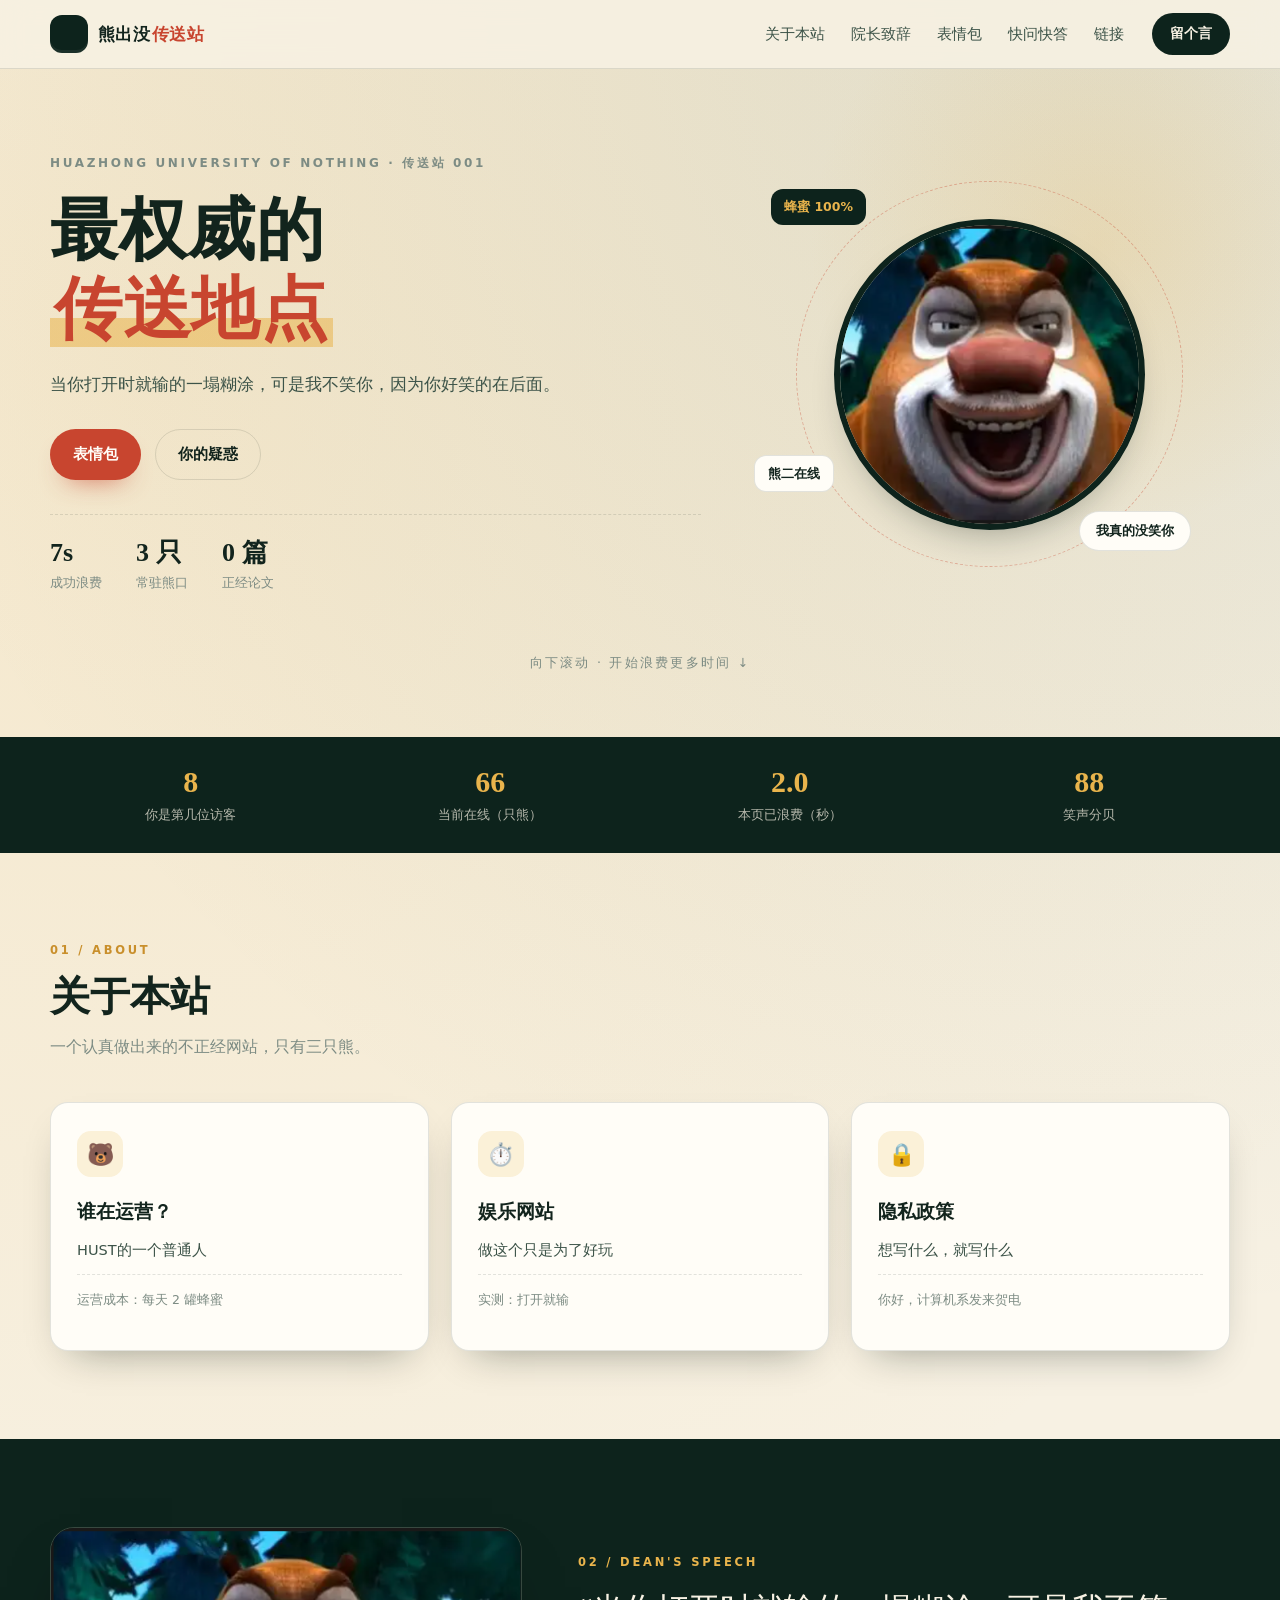
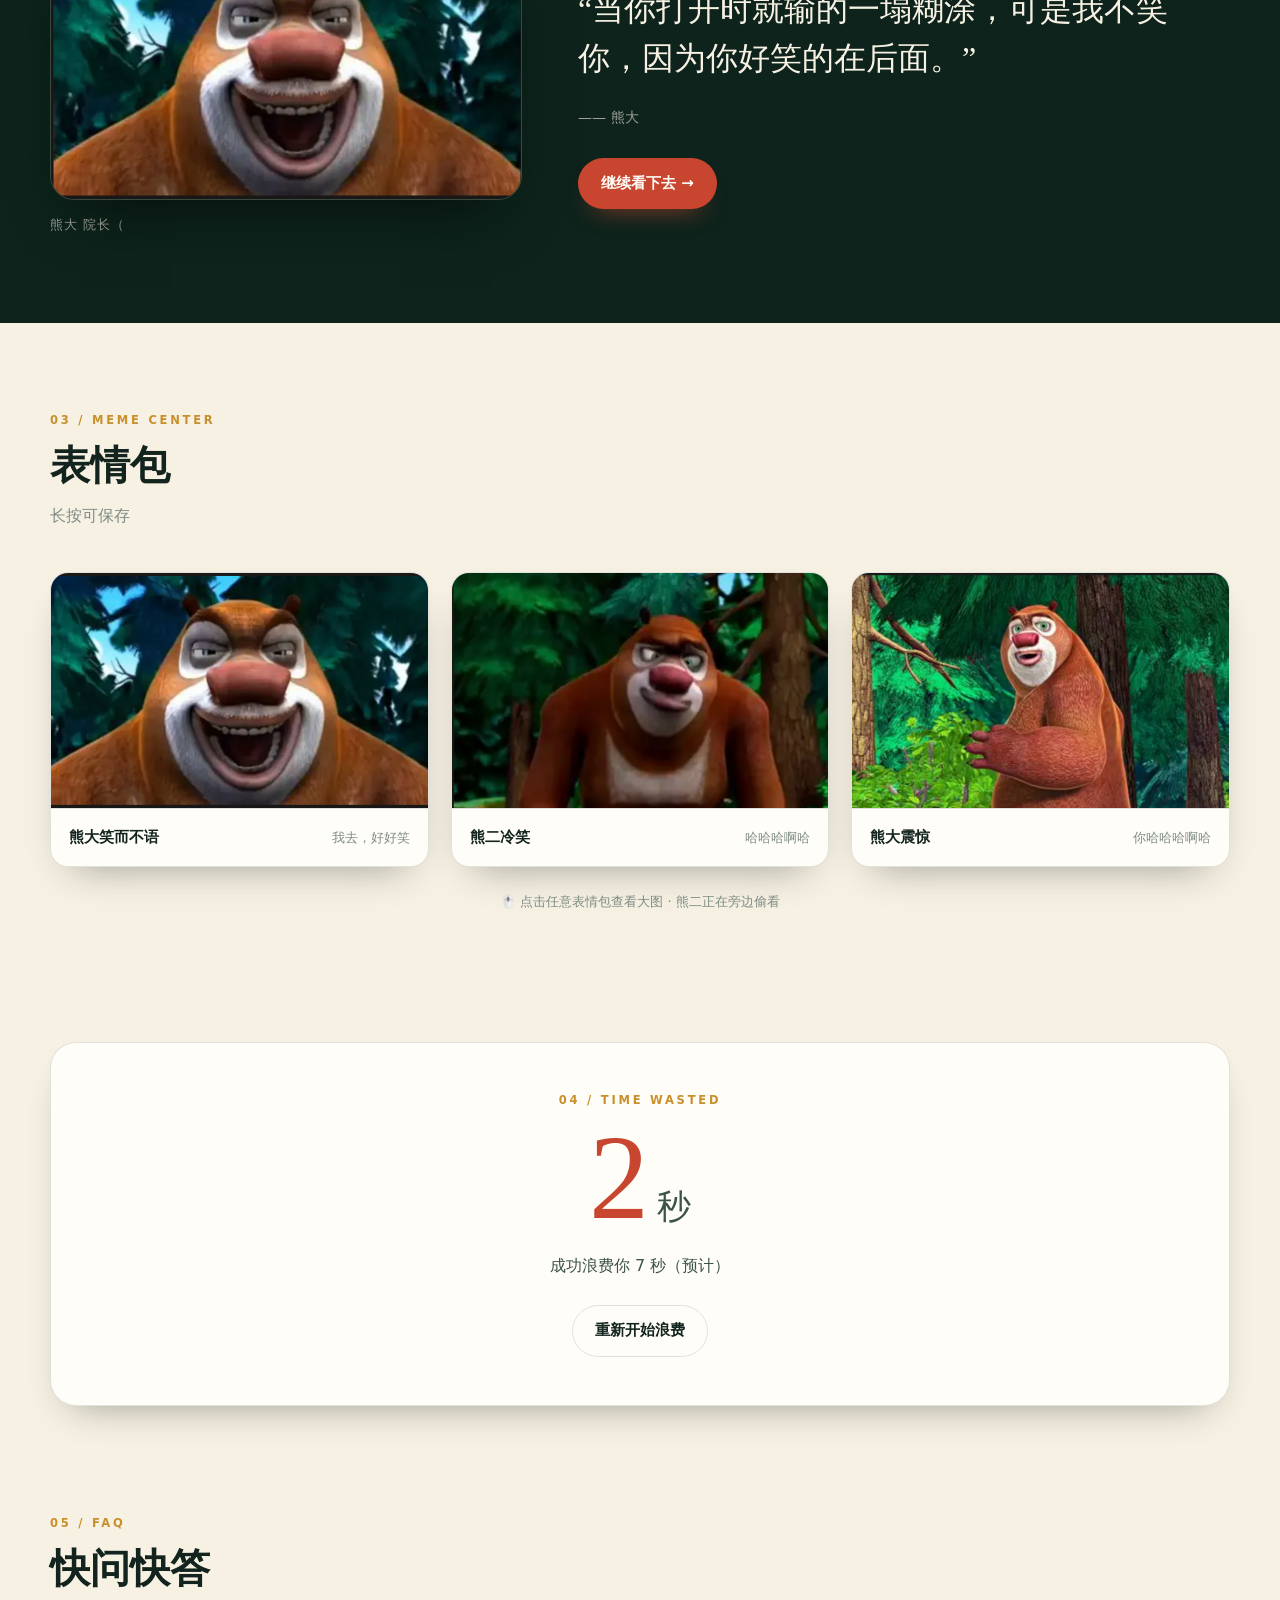
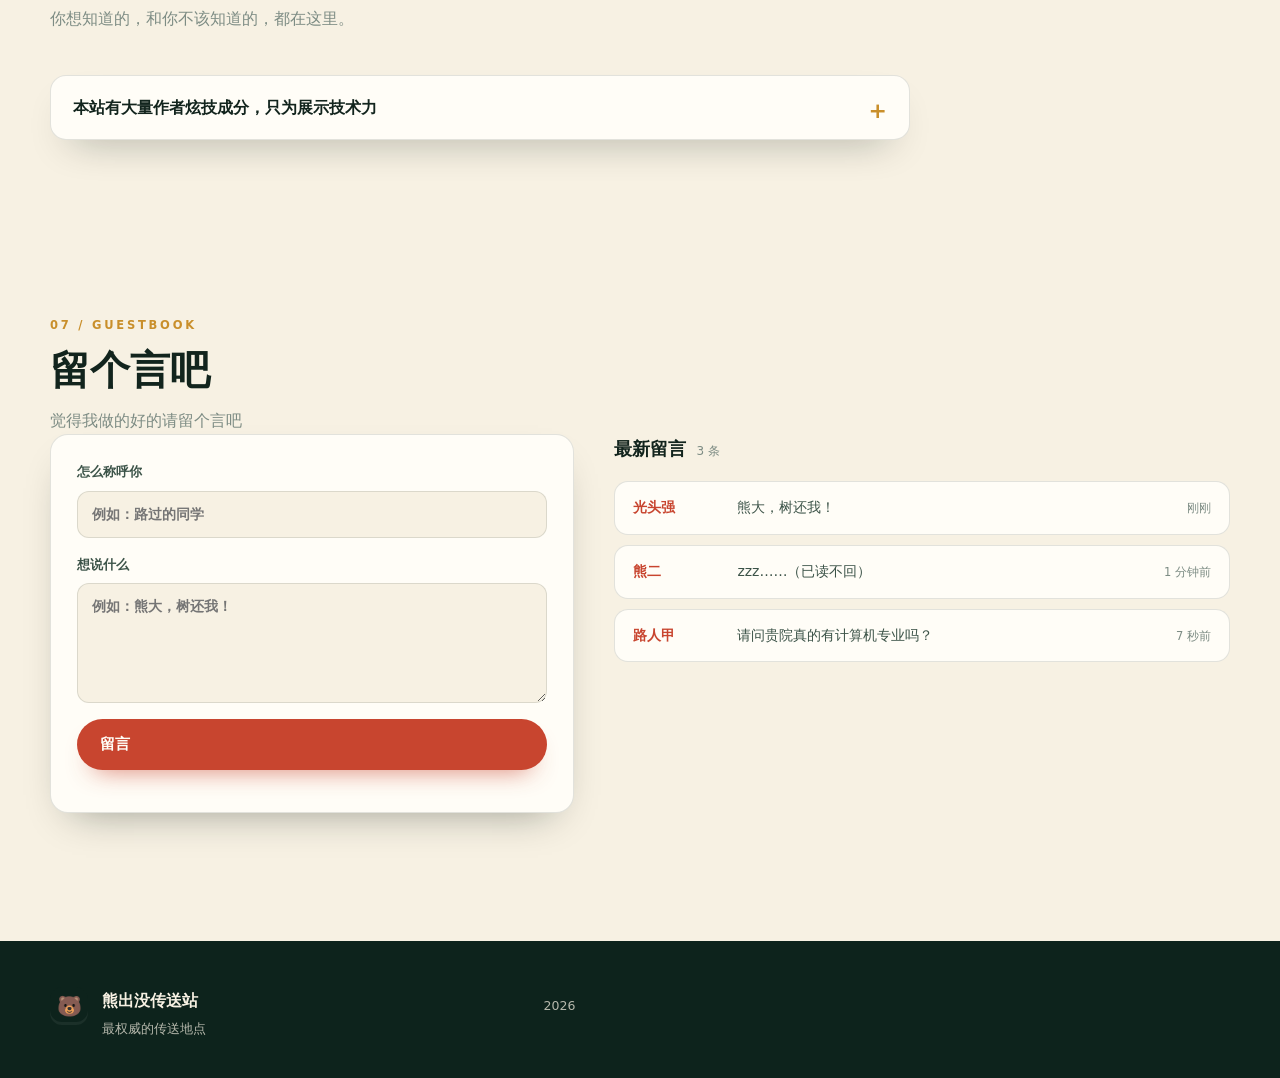
<file: index.html>
<!DOCTYPE html>
<html lang="zh-CN">
<head>
<meta charset="utf-8">
<meta name="viewport" content="width=device-width, initial-scale=1">
<title>中国最不无聊的网站 · 熊出没传送站</title>
<meta name="description" content="最权威的传送地点：一个认真做出来的不正经网">
<link rel="stylesheet" href="css/style.css">
</head>

<body>


<!-- 导航 -->
<header class="nav" id="nav">
  <div class="container nav__inner">
    <a class="brand" href="#top">
      <span class="brand__logo"></span>
      <span class="brand__text">熊出没<em>传送站</em></span>
    </a>
    <nav class="nav__links" id="navLinks">
      <a href="#about">关于本站</a>
      <a href="#dean">院长致辞</a>
      <a href="#memes">表情包</a>
      <a href="#faq">快问快答</a>
      <a href="#links">链接</a>
    </nav>
    <button class="nav__toggle" id="navToggle" aria-label="打开菜单" aria-expanded="false">☰</button>
    <a class="nav__cta" href="#wall">留个言</a>
  </div>
</header>

<main id="top">

  <!-- Hero -->
  <section class="hero">
    <div class="container hero__inner">
      <div class="hero__text">
        <p class="hero__kicker">HUAZHONG UNIVERSITY OF NOTHING · 传送站 001</p>
        <h1 class="hero__title">最权威的<br>
          <span class="mark">传送地点</span></h1>
        <p class="hero__lead">
          当你打开时就输的一塌糊涂，可是我不笑你，因为你好笑的在后面。
        </p>
        <div class="hero__actions">
          <a class="btn btn--primary" href="#memes">表情包</a>
          <a class="btn btn--ghost" href="#about">你的疑惑</a>
        </div>
        <ul class="hero__facts">
          <li><b>7s</b><span>成功浪费</span></li>
          <li><b>3 只</b><span>常驻熊口</span></li>
          <li><b>0 篇</b><span>正经论文</span></li>
        </ul>
      </div>

      <div class="hero__visual">
        <div class="hero__ring"></div>
        <img class="hero__bear" id="heroBear" src="img/bear-1.png" alt="熊大院长">
        <span class="hero__tag">我真的没笑你</span>
        <span class="hero__chip hero__chip--1"> 蜂蜜 100%</span>
        <span class="hero__chip hero__chip--2">熊二在线</span>
      </div>
    </div>
    <div class="hero__scroll">向下滚动 · 开始浪费更多时间 ↓</div>
  </section>

  <!-- 数据条 -->
  <section class="stats">
    <div class="container stats__inner">
      <div class="stat"><b id="visitCount">1</b><span>你是第几位访客</span></div>
      <div class="stat"><b id="onlineCount">66</b><span>当前在线（只熊）</span></div>
      <div class="stat"><b id="wasteTime">0.0</b><span>本页已浪费（秒）</span></div>
      <div class="stat"><b id="laughDb">88</b><span>笑声分贝</span></div>
    </div>
  </section>

  <!-- 关于本站 -->
  <section class="section" id="about">
    <div class="container">
      <div class="section__head">
        <p class="kicker">01 / ABOUT</p>
        <h2>关于本站</h2>
        <p class="section__lead">一个认真做出来的不正经网站，只有三只熊。</p>
      </div>
      <div class="cards">
        <article class="card reveal">
          <div class="card__icon">🐻</div>
          <h3>谁在运营？</h3>
          <p>HUST的一个普通人</p>
          <p class="card__foot">运营成本：每天 2 罐蜂蜜</p>
        </article>
        <article class="card reveal">
          <div class="card__icon">⏱️</div>
          <h3>娱乐网站</h3>
          <p>做这个只是为了好玩</p>
          <p class="card__foot">实测：打开就输</p>
        </article>
        <article class="card reveal">
          <div class="card__icon">🔒</div>
          <h3>隐私政策</h3>
          <p>想写什么，就写什么</p>
          <p class="card__foot">你好，计算机系发来贺电</p>
        </article>
      </div>
    </div>
  </section>

  <!-- 院长致辞 -->
  <section class="section section--dark" id="dean">
    <div class="container dean">
      <figure class="dean__photo reveal">
        <img src="img/bear-1.png" alt="熊大院长照片">
        <figcaption>熊大 院长（</figcaption>
      </figure>
      <div class="dean__quote reveal">
        <p class="kicker kicker--light">02 / DEAN'S SPEECH</p>
        <blockquote>
          “当你打开时就输的一塌糊涂，可是我不笑你，因为你好笑的在后面。”
        </blockquote>
        <p class="dean__meta">—— 熊大</p>
        <a class="btn btn--primary" href="#memes">继续看下去 →</a>
      </div>
    </div>
  </section>

  <!-- 表情包中心 -->
  <section class="section" id="memes">
    <div class="container">
      <div class="section__head">
        <p class="kicker">03 / MEME CENTER</p>
        <h2>表情包</h2>
        <p class="section__lead">长按可保存</p>
      </div>
      <div class="gallery">
        <figure class="meme reveal" data-title="熊大笑而不语" data-caption="我去，好好笑">
          <img src="img/bear-1.png" alt="熊大笑表情包">
          <figcaption>
            <b>熊大笑而不语</b>
            <span>我去，好好笑</span>
          </figcaption>
        </figure>
        <figure class="meme reveal" data-title="熊二冷笑" data-caption="哈哈哈啊哈">
          <img src="img/bear-2.png" alt="熊二冷笑表情包">
          <figcaption>
            <b>熊二冷笑</b>
            <span>哈哈哈啊哈</span>
          </figcaption>
        </figure>
        <figure class="meme reveal" data-title="熊大震惊" data-caption="你哈哈哈啊哈">
          <img src="img/bear-3.png" alt="熊大震惊表情包">
          <figcaption>
            <b>熊大震惊</b>
            <span>你哈哈哈啊哈</span>
          </figcaption>
        </figure>
      </div>
      <p class="gallery__hint">🖱️ 点击任意表情包查看大图 · 熊二正在旁边偷看</p>
    </div>
  </section>

  <!-- 计时器 -->
  <section class="section section--tight">
    <div class="container">
      <div class="timer reveal">
        <p class="timer__kicker">04 / TIME WASTED</p>
        <p class="timer__big"><span id="bigTimer">0</span><small>秒</small></p>
        <p class="timer__text" id="timerText">成功浪费你 7 秒</p>
        <button class="btn btn--ghost" id="resetTimer">重新开始浪费</button>
      </div>
    </div>
  </section>

  <!-- 快问快答 -->
  <section class="section" id="faq">
    <div class="container">
      <div class="section__head">
        <p class="kicker">05 / FAQ</p>
        <h2>快问快答</h2>
        <p class="section__lead">你想知道的，和你不该知道的，都在这里。</p>
      </div>
      <div class="faq">
       
        
        
        <details class="reveal">
          <summary>本站有大量作者炫技成分，只为展示技术力</summary>
          <p>谢谢访问</p>
        </details>
      </div>
    </div>
  </section>

 

  <!-- 留言墙 -->
  <section class="section" id="wall">
    <div class="container wall">
      <div class="wall__head">
        <p class="kicker">07 / GUESTBOOK</p>
        <h2>留个言吧</h2>
        <p class="section__lead">觉得我做的好的请留个言吧</p>
      </div>
      <div class="wall__grid">
        <form class="wall__form" id="wallForm">
          <label>
            怎么称呼你
            <input type="text" id="wallName" maxlength="12" placeholder="例如：路过的同学" required>
          </label>
          <label>
            想说什么
            <textarea id="wallText" rows="4" maxlength="120" placeholder="例如：熊大，树还我！" required></textarea>
          </label>
          <button class="btn btn--primary" type="submit">留言</button>
          <p class="wall__tip"></p>
        </form>
        <div class="wall__list-wrap">
          <h3>最新留言 <small id="wallCount">3 条</small></h3>
          <ul class="wall__list" id="wallList">
            <li><b>光头强</b><span>熊大，树还我！</span><em>刚刚</em></li>
            <li><b>熊二</b><span>zzz……（已读不回）</span><em>1 分钟前</em></li>
            <li><b>路人甲</b><span>你好</span><em>7 秒前</em></li>
          </ul>
        </div>
      </div>
    </div>
  </section>

</main>

<footer class="footer">
  <div class="container footer__inner">
    <div class="footer__brand">
      <span class="brand__logo">🐻</span>
      <div>
        <b>熊出没传送站</b>
        <p>最权威的传送地点 </p>
      </div>
    </div>
    <div class="footer__meta">
      <p></p>
      <p> <span id="year">2026</span></p>
      <p class="footer__disclaimer"></p>
    </div>
  </div>
</footer>

<button class="to-top" id="toTop" aria-label="回到顶部">↑</button>

<!-- 灯箱 -->
<div class="lightbox" id="lightbox" aria-hidden="true">
  <button class="lightbox__close" id="lightboxClose" aria-label="关闭">×</button>
  <figure class="lightbox__box">
    <img id="lightboxImg" src="img/bear-1.png" alt="表情包大图">
    <figcaption>
      <b id="lightboxTitle">熊大笑而不语</b>
      <span id="lightboxCaption">我去，好好笑</span>
    </figcaption>
  </figure>
</div>

<!-- 提示 toast -->
<div class="toast" id="toast"></div>

<script src="js/site.js"></script>
</body>
</html>
</file>
<file: css/style.css>
/* =========================================================
   熊出没传送站 · site.css
   深林绿 + 蜂蜜金 + 奶油纸 的精致恶搞风格
   ========================================================= */

:root {
  --forest: #0d231c;
  --forest-2: #123128;
  --moss: #1d4736;
  --amber: #e9b44c;
  --amber-deep: #c98f2b;
  --cream: #f7f1e3;
  --cream-2: #efe7d2;
  --ink: #12241d;
  --ink-soft: #3c5348;
  --muted: #7d8c84;
  --line: rgba(18, 36, 29, 0.12);
  --white: #fffdf7;
  --red: #c8452f;
  --radius: 18px;
  --shadow: 0 18px 40px -22px rgba(9, 24, 18, 0.45);
  --font: "PingFang SC", "Microsoft YaHei", "Hiragino Sans GB", system-ui, -apple-system, sans-serif;
  --serif: "Songti SC", "SimSun", Georgia, serif;
}

* { box-sizing: border-box; }

html { scroll-behavior: smooth; }

body {
  margin: 0;
  font-family: var(--font);
  color: var(--ink);
  background: var(--cream);
  background-image:
    radial-gradient(circle at 12% 8%, rgba(233, 180, 76, 0.16), transparent 34%),
    radial-gradient(circle at 88% 0%, rgba(29, 71, 54, 0.10), transparent 30%);
  line-height: 1.7;
  -webkit-font-smoothing: antialiased;
}

img { max-width: 100%; display: block; }

a { color: inherit; text-decoration: none; }

button { font: inherit; cursor: pointer; }

.container {
  width: min(1180px, calc(100% - 48px));
  margin: 0 auto;
}

/* ---------------- 顶部滚动公告 ---------------- */
.ticker {
  background: var(--forest);
  color: var(--amber);
  font-size: 12.5px;
  letter-spacing: 0.06em;
  overflow: hidden;
  white-space: nowrap;
}
.ticker__track {
  display: inline-block;
  padding: 7px 0;
  padding-left: 100%;
  animation: ticker 32s linear infinite;
}
.ticker b { color: var(--white); }
@keyframes ticker {
  to { transform: translateX(-100%); }
}

/* ---------------- 导航 ---------------- */
.nav {
  position: sticky;
  top: 0;
  z-index: 50;
  background: rgba(247, 241, 227, 0.86);
  backdrop-filter: blur(14px);
  border-bottom: 1px solid var(--line);
}
.nav__inner {
  display: flex;
  align-items: center;
  gap: 28px;
  height: 68px;
}
.brand {
  display: inline-flex;
  align-items: center;
  gap: 10px;
  font-weight: 800;
  letter-spacing: 0.02em;
}
.brand__logo {
  display: grid;
  place-items: center;
  width: 38px;
  height: 38px;
  border-radius: 12px;
  background: var(--forest);
  color: var(--amber);
  font-size: 20px;
  box-shadow: inset 0 -3px 0 rgba(255, 255, 255, 0.06);
}
.brand__text { font-size: 17px; }
.brand__text em {
  font-style: normal;
  color: var(--red);
  margin-left: 2px;
}
.nav__links {
  display: flex;
  gap: 26px;
  margin-left: auto;
  font-size: 14.5px;
  color: var(--ink-soft);
}
.nav__links a {
  position: relative;
  padding: 6px 0;
  transition: color 0.2s ease;
}
.nav__links a::after {
  content: "";
  position: absolute;
  left: 0;
  bottom: 0;
  width: 0;
  height: 2px;
  background: var(--red);
  transition: width 0.25s ease;
}
.nav__links a:hover,
.nav__links a.is-active { color: var(--ink); }
.nav__links a:hover::after,
.nav__links a.is-active::after { width: 100%; }
.nav__cta {
  padding: 9px 18px;
  border-radius: 999px;
  background: var(--forest);
  color: var(--cream);
  font-size: 14px;
  font-weight: 700;
  transition: transform 0.2s ease, background 0.2s ease;
}
.nav__cta:hover { transform: translateY(-2px); background: var(--moss); }
.nav__toggle {
  display: none;
  margin-left: auto;
  border: 1px solid var(--line);
  background: transparent;
  border-radius: 10px;
  padding: 6px 10px;
  font-size: 18px;
}

/* ---------------- Hero ---------------- */
.hero {
  position: relative;
  overflow: hidden;
  padding: 84px 0 64px;
}
.hero::before {
  content: "";
  position: absolute;
  inset: -20% -10% auto auto;
  width: 620px;
  height: 620px;
  background: radial-gradient(circle, rgba(233, 180, 76, 0.20), transparent 66%);
  pointer-events: none;
}
.hero__inner {
  display: grid;
  grid-template-columns: 1.15fr 0.85fr;
  gap: 48px;
  align-items: center;
  position: relative;
}
.hero__kicker {
  margin: 0 0 18px;
  font-size: 12px;
  letter-spacing: 0.22em;
  color: var(--muted);
  font-weight: 700;
}
.hero__title {
  margin: 0 0 22px;
  font-family: var(--serif);
  font-size: clamp(38px, 5.4vw, 68px);
  line-height: 1.15;
  letter-spacing: 0.01em;
  font-weight: 800;
}
.mark {
  color: var(--red);
  background: linear-gradient(transparent 62%, rgba(233, 180, 76, 0.55) 62%);
  padding: 0 4px;
}
.hero__lead {
  margin: 0 0 30px;
  max-width: 34em;
  font-size: 17px;
  color: var(--ink-soft);
}
.hero__actions { display: flex; gap: 14px; flex-wrap: wrap; margin-bottom: 34px; }
.btn {
  display: inline-flex;
  align-items: center;
  gap: 8px;
  padding: 12px 22px;
  border: 1px solid transparent;
  border-radius: 999px;
  font-size: 15px;
  font-weight: 700;
  transition: transform 0.2s ease, box-shadow 0.2s ease, background 0.2s ease;
}
.btn--primary {
  background: var(--red);
  color: var(--white);
  box-shadow: 0 14px 26px -16px rgba(200, 69, 47, 0.85);
}
.btn--primary:hover { transform: translateY(-2px); box-shadow: 0 18px 30px -16px rgba(200, 69, 47, 0.9); }
.btn--ghost {
  background: transparent;
  color: var(--ink);
  border-color: var(--line);
}
.btn--ghost:hover { border-color: var(--ink); transform: translateY(-2px); }
.hero__facts {
  display: flex;
  gap: 34px;
  margin: 0;
  padding: 0;
  list-style: none;
  border-top: 1px dashed var(--line);
  padding-top: 22px;
}
.hero__facts b {
  display: block;
  font-family: var(--serif);
  font-size: 26px;
  line-height: 1.2;
}
.hero__facts span { font-size: 12.5px; color: var(--muted); }

.hero__visual {
  position: relative;
  justify-self: center;
  width: min(420px, 100%);
  aspect-ratio: 1 / 1;
  display: grid;
  place-items: center;
}
.hero__ring {
  position: absolute;
  inset: 4%;
  border-radius: 50%;
  border: 1px dashed rgba(200, 69, 47, 0.35);
  animation: spin 38s linear infinite;
}
.hero__ring::after {
  content: "";
  position: absolute;
  inset: 10%;
  border-radius: 50%;
  border: 1px solid rgba(29, 71, 54, 0.18);
}
@keyframes spin { to { transform: rotate(360deg); } }
.hero__bear {
  position: relative;
  width: 74%;
  aspect-ratio: 1 / 1;
  object-fit: cover;
  object-position: 50% 38%;
  border-radius: 50%;
  border: 6px solid var(--forest);
  box-shadow: var(--shadow);
  cursor: pointer;
  transition: transform 0.35s ease;
  animation: float 6s ease-in-out infinite;
}
.hero__bear:hover { transform: scale(1.03) rotate(-1.5deg); }
@keyframes float {
  0%, 100% { translate: 0 0; }
  50% { translate: 0 -12px; }
}
.hero__tag {
  position: absolute;
  bottom: 8%;
  right: 2%;
  padding: 8px 16px;
  background: var(--white);
  border: 1px solid var(--line);
  border-radius: 999px;
  font-size: 13px;
  font-weight: 700;
  box-shadow: var(--shadow);
}
.hero__chip {
  position: absolute;
  padding: 7px 13px;
  border-radius: 12px;
  background: var(--forest);
  color: var(--amber);
  font-size: 12.5px;
  font-weight: 700;
  box-shadow: var(--shadow);
}
.hero__chip--1 { top: 6%; left: -2%; animation: float 7s ease-in-out infinite; }
.hero__chip--2 { bottom: 22%; left: -6%; background: var(--white); color: var(--ink); border: 1px solid var(--line); animation: float 8s ease-in-out infinite reverse; }
.hero__scroll {
  margin-top: 56px;
  text-align: center;
  font-size: 12.5px;
  letter-spacing: 0.18em;
  color: var(--muted);
}

/* ---------------- 数据条 ---------------- */
.stats {
  background: var(--forest);
  color: var(--cream);
  padding: 26px 0;
}
.stats__inner {
  display: grid;
  grid-template-columns: repeat(4, 1fr);
  gap: 18px;
  text-align: center;
}
.stat b {
  display: block;
  font-family: var(--serif);
  font-size: 30px;
  color: var(--amber);
  line-height: 1.25;
}
.stat span { font-size: 12.5px; opacity: 0.72; }

/* ---------------- 通用 section ---------------- */
.section { padding: 88px 0; }
.section--tight { padding: 40px 0 20px; }
.section--dark {
  background: var(--forest);
  color: var(--cream);
}
.section__head { max-width: 640px; margin-bottom: 42px; }
.kicker {
  margin: 0 0 12px;
  font-size: 11.5px;
  letter-spacing: 0.24em;
  font-weight: 800;
  color: var(--amber-deep);
}
.kicker--light { color: var(--amber); }
.section h2 {
  margin: 0 0 12px;
  font-family: var(--serif);
  font-size: clamp(28px, 3.4vw, 40px);
  line-height: 1.2;
}
.section__lead { margin: 0; color: var(--muted); }
.section--dark .section__lead { color: rgba(247, 241, 227, 0.72); }
.section__head--light .section__lead { color: rgba(247, 241, 227, 0.72); }

/* ---------------- 卡片 ---------------- */
.cards {
  display: grid;
  grid-template-columns: repeat(3, 1fr);
  gap: 22px;
}
.card {
  padding: 28px 26px;
  background: var(--white);
  border: 1px solid var(--line);
  border-radius: var(--radius);
  box-shadow: var(--shadow);
  transition: transform 0.25s ease, box-shadow 0.25s ease;
}
.card:hover { transform: translateY(-6px); box-shadow: 0 26px 46px -26px rgba(9, 24, 18, 0.5); }
.card__icon {
  width: 46px;
  height: 46px;
  display: grid;
  place-items: center;
  font-size: 22px;
  border-radius: 14px;
  background: rgba(233, 180, 76, 0.18);
  margin-bottom: 18px;
}
.card h3 { margin: 0 0 10px; font-size: 19px; }
.card p { margin: 0 0 12px; color: var(--ink-soft); font-size: 14.5px; }
.card__foot {
  margin: 0;
  padding-top: 14px;
  border-top: 1px dashed var(--line);
  color: var(--muted) !important;
  font-size: 12.5px !important;
}

/* ---------------- 院长致辞 ---------------- */
.dean {
  display: grid;
  grid-template-columns: 0.42fr 0.58fr;
  gap: 56px;
  align-items: center;
}
.dean__photo { margin: 0; }
.dean__photo img {
  width: 100%;
  border-radius: 24px;
  border: 1px solid rgba(247, 241, 227, 0.18);
  box-shadow: 0 30px 60px -30px rgba(0, 0, 0, 0.7);
}
.dean__photo figcaption {
  margin-top: 14px;
  font-size: 12.5px;
  letter-spacing: 0.08em;
  color: rgba(247, 241, 227, 0.55);
}
.dean blockquote {
  margin: 0 0 22px;
  font-family: var(--serif);
  font-size: clamp(22px, 2.8vw, 32px);
  line-height: 1.55;
  color: var(--cream);
}
.dean__meta { margin: 0 0 28px; color: rgba(247, 241, 227, 0.62); font-size: 14px; }

/* ---------------- 表情包 ---------------- */
.gallery {
  display: grid;
  grid-template-columns: repeat(3, 1fr);
  gap: 22px;
}
.meme {
  margin: 0;
  background: var(--white);
  border: 1px solid var(--line);
  border-radius: var(--radius);
  overflow: hidden;
  box-shadow: var(--shadow);
  cursor: zoom-in;
  transition: transform 0.25s ease, box-shadow 0.25s ease;
}
.meme:hover { transform: translateY(-6px) rotate(-0.6deg); box-shadow: 0 28px 50px -26px rgba(9, 24, 18, 0.55); }
.meme img {
  width: 100%;
  aspect-ratio: 16 / 10;
  object-fit: cover;
  transition: transform 0.5s ease;
}
.meme:hover img { transform: scale(1.05); }
.meme figcaption {
  display: flex;
  justify-content: space-between;
  align-items: center;
  gap: 12px;
  padding: 16px 18px;
  border-top: 1px solid var(--line);
}
.meme figcaption b { font-size: 15px; }
.meme figcaption span { color: var(--muted); font-size: 12.5px; }
.gallery__hint {
  margin: 24px 0 0;
  text-align: center;
  color: var(--muted);
  font-size: 13px;
}

/* ---------------- 计时器 ---------------- */
.timer {
  text-align: center;
  padding: 48px 30px;
  background: var(--white);
  border: 1px solid var(--line);
  border-radius: 26px;
  box-shadow: var(--shadow);
}
.timer__kicker {
  margin: 0 0 8px;
  font-size: 11.5px;
  letter-spacing: 0.24em;
  font-weight: 800;
  color: var(--amber-deep);
}
.timer__big {
  margin: 0;
  font-family: var(--serif);
  font-size: clamp(64px, 11vw, 120px);
  line-height: 1;
  color: var(--red);
}
.timer__big small { font-size: 0.28em; color: var(--ink-soft); margin-left: 8px; }
.timer__text { margin: 14px 0 26px; color: var(--ink-soft); }

/* ---------------- FAQ ---------------- */
.faq { display: grid; gap: 14px; max-width: 860px; }
.faq details {
  background: var(--white);
  border: 1px solid var(--line);
  border-radius: 16px;
  padding: 18px 22px;
  box-shadow: var(--shadow);
}
.faq summary {
  cursor: pointer;
  font-weight: 700;
  font-size: 16px;
  list-style: none;
  position: relative;
  padding-right: 30px;
}
.faq summary::-webkit-details-marker { display: none; }
.faq summary::after {
  content: "+";
  position: absolute;
  right: 0;
  top: -2px;
  font-size: 22px;
  color: var(--amber-deep);
  transition: transform 0.2s ease;
}
.faq details[open] summary::after { transform: rotate(45deg); }
.faq p { margin: 14px 0 0; color: var(--ink-soft); font-size: 14.5px; }

/* ---------------- 链接 ---------------- */
.links {
  display: grid;
  grid-template-columns: repeat(4, 1fr);
  gap: 18px;
}
.link-card {
  display: flex;
  flex-direction: column;
  gap: 6px;
  padding: 22px 20px;
  border-radius: 16px;
  background: rgba(247, 241, 227, 0.06);
  border: 1px solid rgba(247, 241, 227, 0.14);
  transition: transform 0.25s ease, background 0.25s ease;
}
.link-card:hover { transform: translateY(-5px); background: rgba(247, 241, 227, 0.10); }
.link-card b { font-size: 16px; color: var(--cream); }
.link-card span { font-size: 12.5px; color: rgba(247, 241, 227, 0.55); }
.link-card__tag {
  align-self: flex-start;
  padding: 2px 9px;
  border-radius: 999px;
  font-size: 10.5px !important;
  font-weight: 800;
  letter-spacing: 0.1em;
  background: var(--amber);
  color: var(--forest) !important;
}
.link-card__tag--fake { background: rgba(247, 241, 227, 0.16); color: rgba(247, 241, 227, 0.75) !important; }

/* ---------------- 留言墙 ---------------- */
.wall__grid {
  display: grid;
  grid-template-columns: 0.46fr 0.54fr;
  gap: 40px;
  align-items: start;
}
.wall__form {
  display: grid;
  gap: 16px;
  padding: 26px;
  background: var(--white);
  border: 1px solid var(--line);
  border-radius: var(--radius);
  box-shadow: var(--shadow);
}
.wall__form label {
  display: grid;
  gap: 7px;
  font-size: 13px;
  font-weight: 700;
  color: var(--ink-soft);
}
.wall__form input,
.wall__form textarea {
  width: 100%;
  padding: 11px 14px;
  border: 1px solid var(--line);
  border-radius: 12px;
  background: var(--cream);
  font: inherit;
  font-size: 14px;
  color: var(--ink);
  resize: vertical;
}
.wall__form input:focus,
.wall__form textarea:focus {
  outline: none;
  border-color: var(--amber-deep);
  box-shadow: 0 0 0 3px rgba(233, 180, 76, 0.22);
}
.wall__tip { margin: 0; font-size: 12px; color: var(--muted); }
.wall__list-wrap h3 {
  display: flex;
  align-items: baseline;
  gap: 10px;
  margin: 0 0 16px;
  font-size: 18px;
}
.wall__list-wrap h3 small { font-size: 12px; color: var(--muted); font-weight: 400; }
.wall__list { list-style: none; margin: 0; padding: 0; display: grid; gap: 10px; }
.wall__list li {
  display: grid;
  grid-template-columns: 92px 1fr auto;
  gap: 12px;
  align-items: baseline;
  padding: 14px 18px;
  background: var(--white);
  border: 1px solid var(--line);
  border-radius: 14px;
}
.wall__list b { font-size: 14px; color: var(--red); }
.wall__list span { font-size: 14px; color: var(--ink-soft); }
.wall__list em { font-style: normal; font-size: 11.5px; color: var(--muted); }

/* ---------------- 页脚 ---------------- */
.footer {
  background: var(--forest);
  color: rgba(247, 241, 227, 0.72);
  padding: 46px 0 38px;
  margin-top: 40px;
}
.footer__inner {
  display: grid;
  grid-template-columns: 0.8fr 1.2fr;
  gap: 36px;
}
.footer__brand { display: flex; gap: 14px; align-items: flex-start; }
.footer__brand b { color: var(--cream); font-size: 16px; }
.footer__brand p { margin: 4px 0 0; font-size: 13px; }
.footer__meta p { margin: 0 0 8px; font-size: 12.5px; }
.footer__disclaimer { color: rgba(247, 241, 227, 0.45) !important; }

/* ---------------- 回到顶部 ---------------- */
.to-top {
  position: fixed;
  right: 26px;
  bottom: 26px;
  z-index: 40;
  width: 46px;
  height: 46px;
  border: 1px solid var(--line);
  border-radius: 50%;
  background: var(--white);
  color: var(--ink);
  font-size: 18px;
  box-shadow: var(--shadow);
  opacity: 0;
  pointer-events: none;
  transition: opacity 0.25s ease, transform 0.25s ease;
}
.to-top.is-visible { opacity: 1; pointer-events: auto; }
.to-top:hover { transform: translateY(-3px); }

/* ---------------- 灯箱 ---------------- */
.lightbox {
  position: fixed;
  inset: 0;
  z-index: 90;
  display: grid;
  place-items: center;
  padding: 28px;
  background: rgba(9, 24, 18, 0.82);
  backdrop-filter: blur(6px);
  opacity: 0;
  pointer-events: none;
  transition: opacity 0.25s ease;
}
.lightbox.is-open { opacity: 1; pointer-events: auto; }
.lightbox__box {
  margin: 0;
  width: min(760px, 100%);
  background: var(--white);
  border-radius: 22px;
  overflow: hidden;
  box-shadow: 0 40px 80px -30px rgba(0, 0, 0, 0.8);
  transform: translateY(14px) scale(0.98);
  transition: transform 0.3s ease;
}
.lightbox.is-open .lightbox__box { transform: translateY(0) scale(1); }
.lightbox__box img { width: 100%; max-height: 62vh; object-fit: contain; background: var(--forest); }
.lightbox__box figcaption {
  display: flex;
  justify-content: space-between;
  gap: 16px;
  padding: 16px 22px;
  font-size: 14px;
}
.lightbox__box figcaption span { color: var(--muted); }
.lightbox__close {
  position: absolute;
  top: 18px;
  right: 22px;
  width: 42px;
  height: 42px;
  border: 0;
  border-radius: 50%;
  background: rgba(247, 241, 227, 0.14);
  color: var(--cream);
  font-size: 24px;
  line-height: 1;
}
.lightbox__close:hover { background: rgba(247, 241, 227, 0.26); }

/* ---------------- Toast ---------------- */
.toast {
  position: fixed;
  left: 50%;
  bottom: 34px;
  z-index: 95;
  transform: translate(-50%, 20px);
  padding: 11px 20px;
  border-radius: 999px;
  background: var(--forest);
  color: var(--cream);
  font-size: 13.5px;
  box-shadow: var(--shadow);
  opacity: 0;
  pointer-events: none;
  transition: opacity 0.25s ease, transform 0.25s ease;
}
.toast.is-visible { opacity: 1; transform: translate(-50%, 0); }

/* ---------------- 滚动出现动画 ---------------- */
.reveal {
  opacity: 0;
  transform: translateY(22px);
  transition: opacity 0.6s ease, transform 0.6s ease;
}
.reveal.is-in { opacity: 1; transform: none; }

/* ---------------- 彩蛋 ---------------- */
.is-shaking { animation: shake 0.45s ease; }
@keyframes shake {
  0%, 100% { transform: translateX(0); }
  25% { transform: translateX(-7px) rotate(-1deg); }
  50% { transform: translateX(6px) rotate(1deg); }
  75% { transform: translateX(-4px); }
}
.emoji {
  position: fixed;
  top: -40px;
  z-index: 96;
  font-size: 26px;
  pointer-events: none;
  animation: fall linear forwards;
}
@keyframes fall {
  to { transform: translateY(110vh) rotate(320deg); opacity: 0; }
}

/* ---------------- 响应式 ---------------- */
@media (max-width: 980px) {
  .hero__inner { grid-template-columns: 1fr; gap: 40px; }
  .hero__visual { order: -1; width: min(340px, 72%); }
  .dean { grid-template-columns: 1fr; gap: 30px; }
  .cards, .gallery { grid-template-columns: 1fr 1fr; }
  .links { grid-template-columns: 1fr 1fr; }
  .wall__grid { grid-template-columns: 1fr; }
  .footer__inner { grid-template-columns: 1fr; }
}

@media (max-width: 720px) {
  .container { width: calc(100% - 32px); }
  .nav__inner { height: 60px; }
  .nav__links {
    display: none;
    position: absolute;
    top: 60px;
    left: 0;
    right: 0;
    flex-direction: column;
    gap: 4px;
    padding: 14px 20px 20px;
    background: var(--cream);
    border-bottom: 1px solid var(--line);
    box-shadow: 0 24px 40px -30px rgba(9, 24, 18, 0.5);
  }
  .nav__links.is-open { display: flex; }
  .nav__toggle { display: inline-block; }
  .nav__cta { display: none; }
  .hero { padding: 52px 0 40px; }
  .hero__facts { gap: 22px; }
  .hero__facts b { font-size: 21px; }
  .hero__scroll { margin-top: 38px; }
  .stats__inner { grid-template-columns: 1fr 1fr; row-gap: 22px; }
  .section { padding: 60px 0; }
  .section--tight { padding: 26px 0 12px; }
  .cards, .gallery, .links { grid-template-columns: 1fr; }
  .timer { padding: 34px 20px; }
  .wall__list li { grid-template-columns: 1fr; gap: 4px; }
  .to-top { right: 16px; bottom: 16px; }
}

@media (prefers-reduced-motion: reduce) {
  html { scroll-behavior: auto; }
  .ticker__track, .hero__ring, .hero__bear, .hero__chip { animation: none; }
  .reveal { opacity: 1; transform: none; transition: none; }
}

/* 锚点跳转时避免被 sticky 导航遮挡 */
section[id] { scroll-margin-top: 84px; }
</file>
